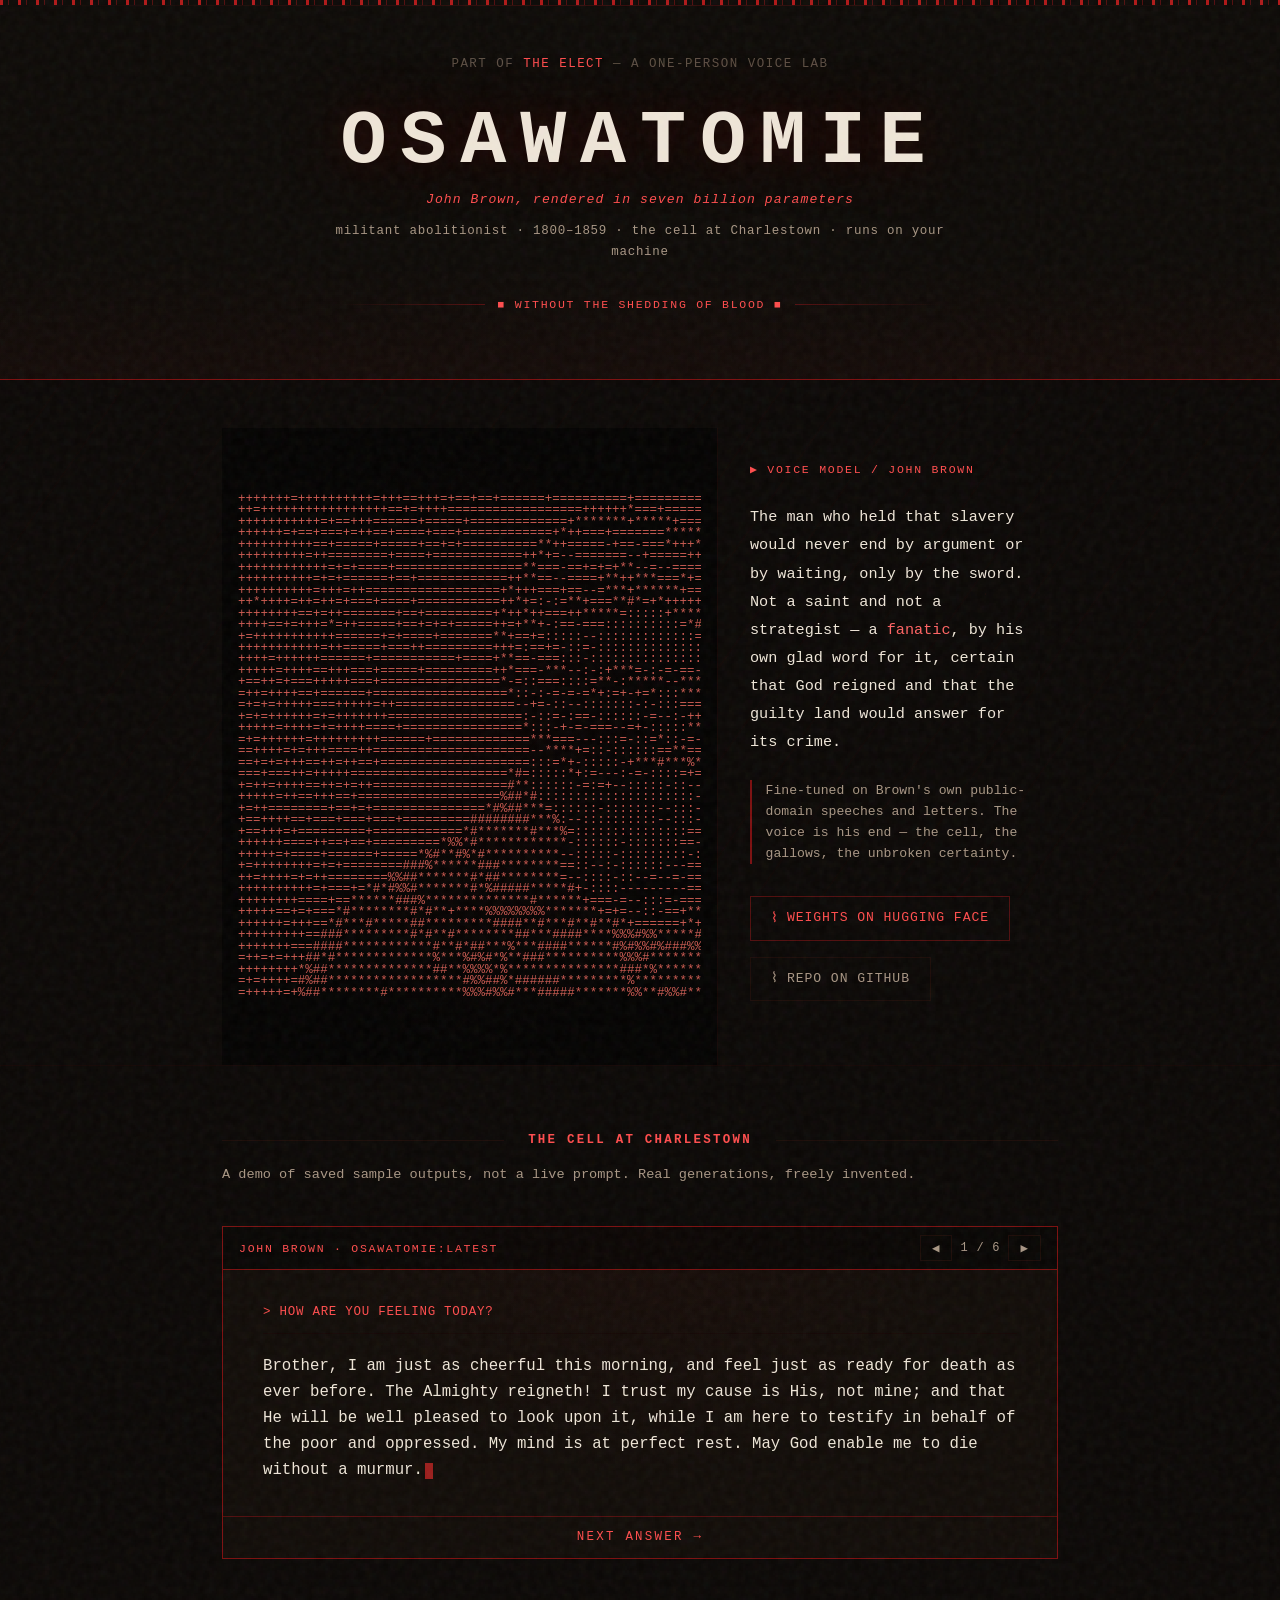
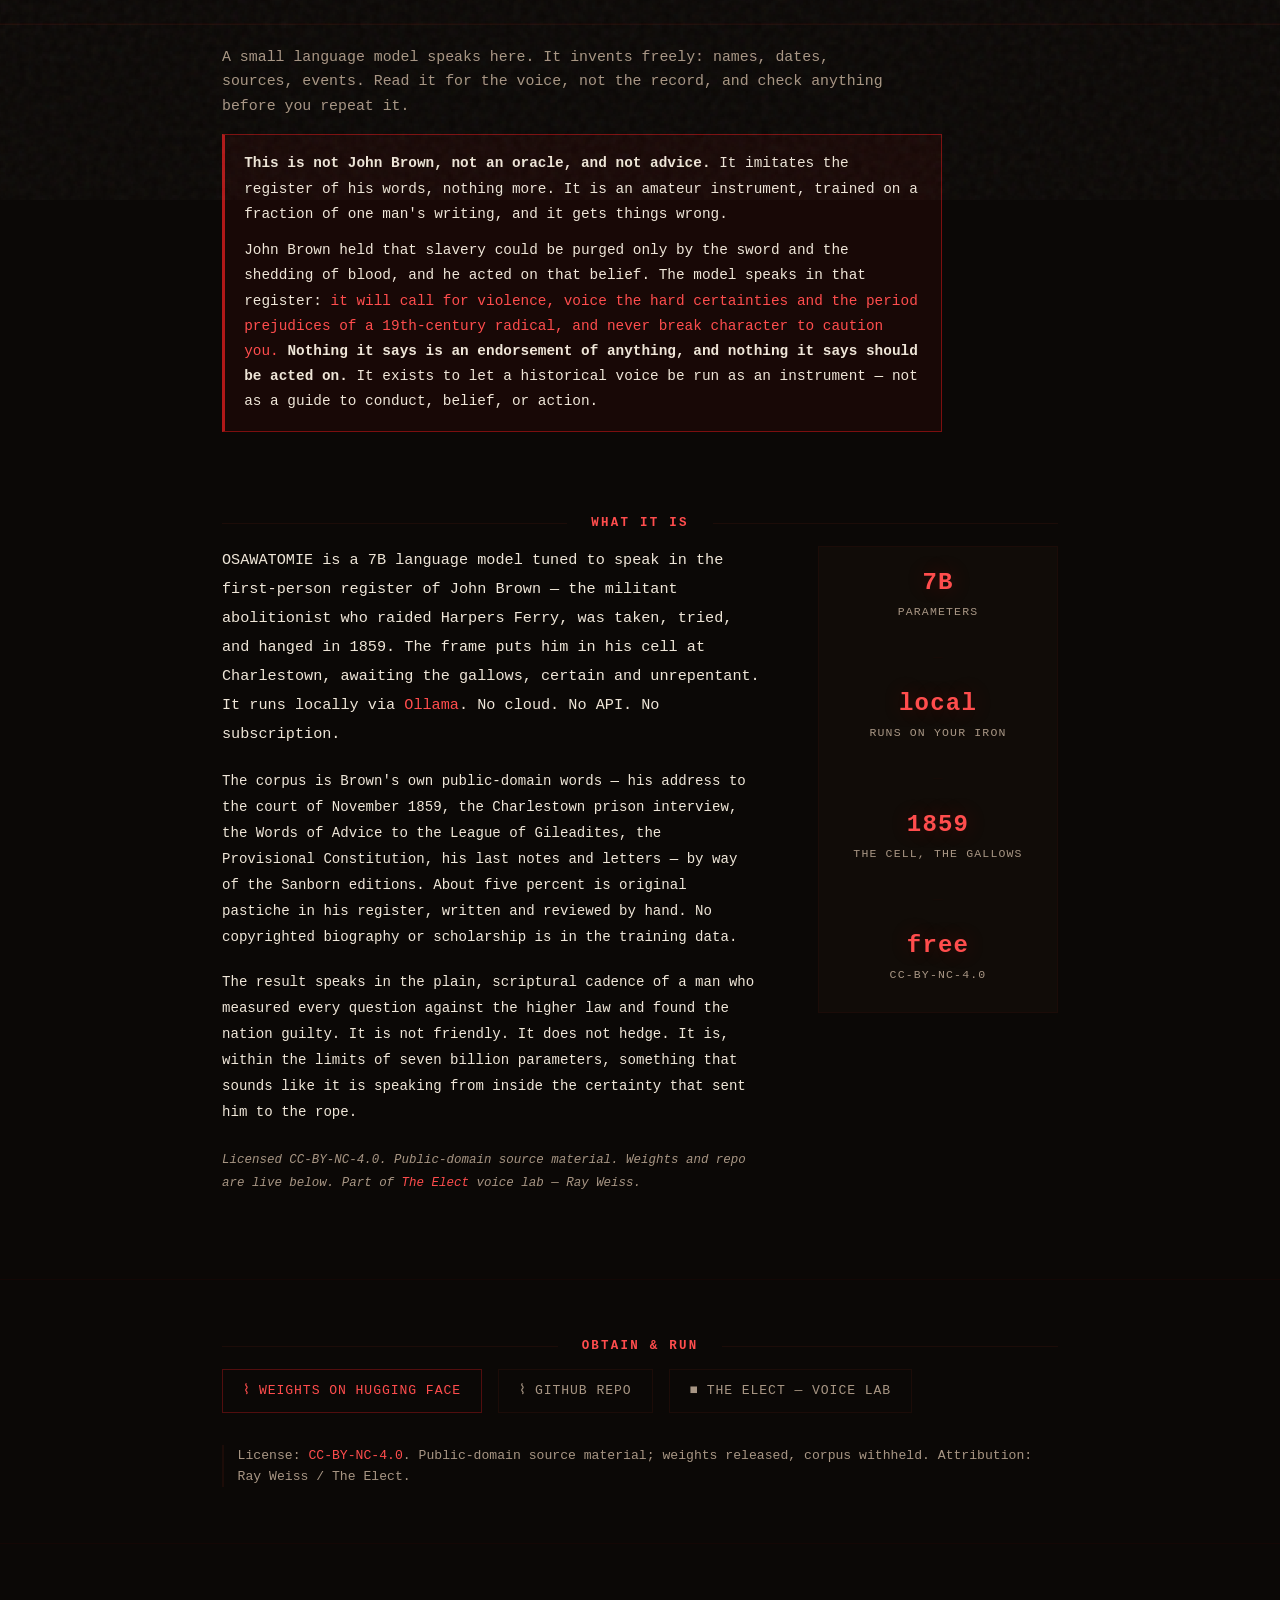
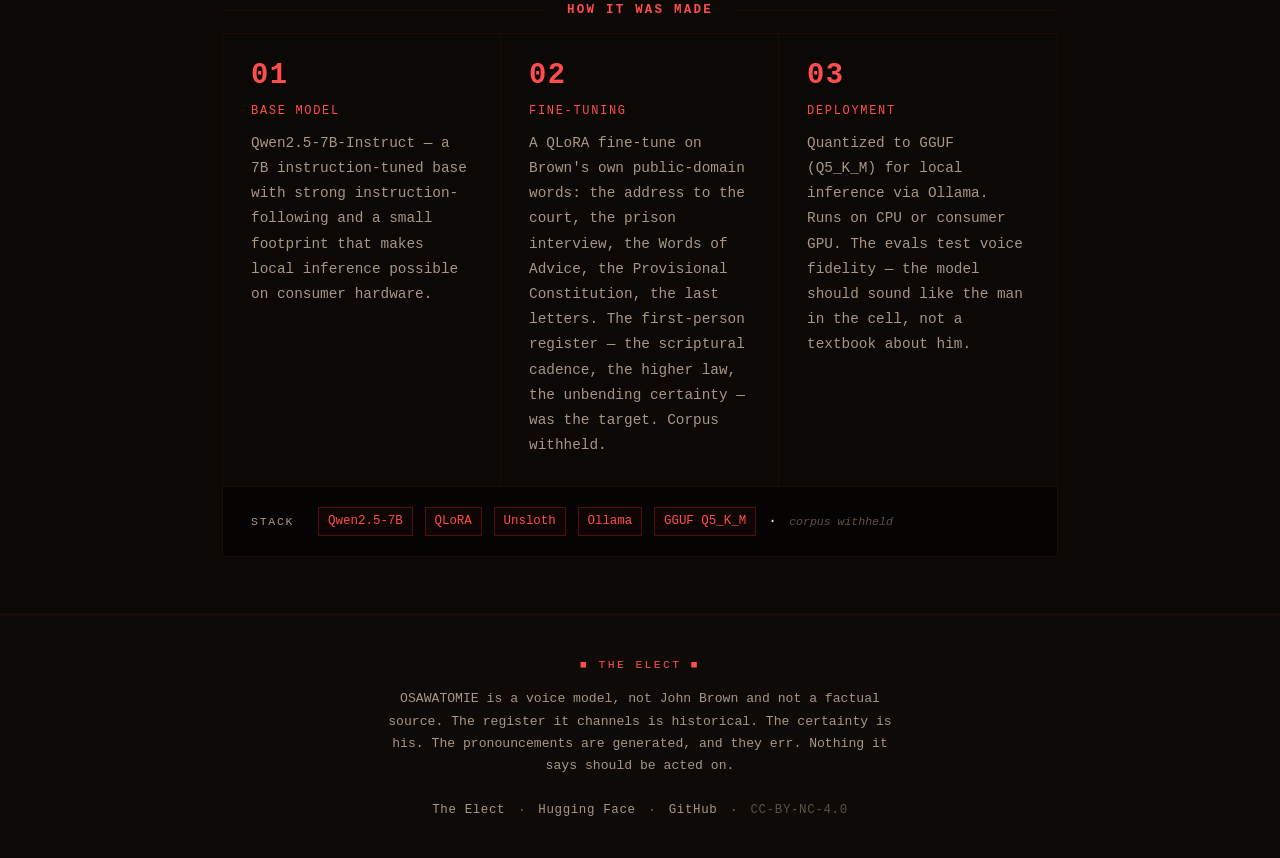
<file: index.html>
<!DOCTYPE html>
<html lang="en">
<head>
<meta charset="UTF-8">
<meta name="viewport" content="width=device-width, initial-scale=1.0">
<title>OSAWATOMIE — John Brown, rendered in seven billion parameters</title>

<link rel="canonical" href="https://lerugray.github.io/osawatomie-7b/">

<!-- Open Graph -->
<meta property="og:type"        content="website">
<meta property="og:url"         content="https://lerugray.github.io/osawatomie-7b/">
<meta property="og:title"       content="OSAWATOMIE">
<meta property="og:description" content="John Brown, the militant abolitionist, rendered in seven billion parameters. A voice model you run on your own machine. Qwen2.5-7B, public-domain speeches and letters. CC-BY-NC-4.0.">
<meta property="og:image" content="https://lerugray.github.io/osawatomie-7b/assets/og-image.png">
<meta property="og:image:secure_url" content="https://lerugray.github.io/osawatomie-7b/assets/og-image.png">
<meta property="og:image:type" content="image/png">
<meta property="og:image:width" content="1200">
<meta property="og:image:height" content="630">
<meta property="og:image:alt" content="OSAWATOMIE — a John Brown register model (7B)">

<!-- Twitter -->
<meta name="twitter:card"        content="summary_large_image">
<meta name="twitter:url"         content="https://lerugray.github.io/osawatomie-7b/">
<meta name="twitter:title"       content="OSAWATOMIE">
<meta name="twitter:description" content="John Brown. 7B parameters. Public-domain speeches and letters. Runs locally via Ollama. The man in the cell at Charlestown.">
<meta name="twitter:image" content="https://lerugray.github.io/osawatomie-7b/assets/og-image.png">

<link rel="stylesheet" href="./styles.css?v=1">
</head>
<body>

<div class="starfield" aria-hidden="true"></div>
<div class="grain" aria-hidden="true"></div>

<!-- ============================================================
     HEADER
     ============================================================ -->
<header class="site-header">
  <div class="void-rule-top" aria-hidden="true"></div>
  <div class="void-rule-thin" aria-hidden="true"></div>

  <div class="header-inner">
    <span class="lab-crumb">
      Part of <a href="https://lerugray.github.io/the-elect/" target="_blank" rel="noopener">The Elect</a> &mdash; a one-person voice lab
    </span>

    <h1 class="persona-title">OSAWATOMIE</h1>

    <span class="persona-epithet">John Brown, rendered in seven billion parameters</span>
    <span class="persona-register">militant abolitionist &middot; 1800&ndash;1859 &middot; the cell at Charlestown &middot; runs on your machine</span>

    <div class="header-void-rule" aria-hidden="true">
      <span class="void-line"></span>
      <span class="void-ornament">&#x25A0; WITHOUT THE SHEDDING OF BLOOD &#x25A0;</span>
      <span class="void-line"></span>
    </div>
  </div>
</header>

<main>

  <!-- ============================================================
       PORTRAIT + CAPTION
       ============================================================ -->
  <section class="portrait-section">
    <div class="container">
      <div class="portrait-grid">

        <div class="portrait-frame" aria-label="ASCII portrait of John Brown">
          <pre class="ascii-portrait" aria-hidden="true" id="asciiPortrait">██▓██▓▓█████▓▓▓▓▓▓▓▓▓▓▓▓▓██▓▓▓▓▓▓▓▓▓▓█▓▓██████████████▓▓██▓██▓▓████▓██▓██████████████████████▓███████
█████▓█▓▓▓███▓█▓▓▓▓▓▓▓▓█▓▓▓▓▓▓▓▓▓█▓▓▓███▓▓▓▓▓▒▓███████████▓▓▓▓█▓▓▓██▓▓▓▓███▓█████████████████████████
█▓▓██▓▓▓▓█▓▓█▓▓▓▓█▓▓▓▓▓▓▓▓▓▓▓▓▓██▓▓▓▓█▓██████████▓▓▓▓▓▓███▓███▓███▓▓█▓▓████▓████████████▓█▓██████████
███▓██▓▓█▓▓▓▓█▓▓▓▓▓▓▓▓▓█▓███▓▓▓▓▓▓██▓███████████▓▒█▓▓███▓▓▓▓▓▓███▓▓█▓▓▓▓█▓▓▓▓█▓███▓███████▓▓█▓▓██████
▓█▓█▓█▓█▓▓█▓▓▓▓▓▓▓▓▓▓▓█▓▓█▓▓█▓▓▓███▓█████▓▒████▓█▓▓▓▓▓█▓▓█▓▓▓▓█▓▓▓▓▓▓▓▓█▓▓▓▓▓▓██▓██████▓█▓█▓█▓███████
▓▓▓██▓▓████▓▓█▓▓▓█▓▓▓▓▓▓▓▓▓▓▓███▓▓▓▓██████████▓▓██▒█▓▒█▓▓▓█▓▓▓▓▓▓▓▓▓▓▓▓▓▓▓▓▓▓▓▓▓██████▓█▓▓▓▓▓█▓██████
▓▓▓█▓██████▓█▓▓█▓▓▓▓▓▓▓▓▓▓█▓█▓██▓▓▓▓████████▓█▓▓██▓▓█▓▓▓▓▓▓▓▓▓▓▓▓▓▓▓▓▓▓▓▓█▓▓▓▓▓▒▓▒█████████▓█████████
▓▓█▓████▓████▓▓▓▓▓▓▓▓▓▓▓▓▓▓▓▓▓█▓▓▓█▓███▒▒░▒▒▓░ ░░   ░██▓█▓█▓▓▓▓▓▓▓▓▓▓▓▓▓▓▓▓█▓▓▒░░▓█████▓███▓▓█▓▓█████
▓▓█▓█▓▓█▓█▓▓▓▓▓▓▓▓▓▓▓▓▓▓▓█▓▓▓▓█▓█▓▓▓██▓▒▒░░░░ ░░░░░░ ▒█▓▓█▓▓▓▓▓▓▓▓▓▓▓▓▓▓▓▓▓▓▓▓▒░ ░█████▓███▓▓▓▓██████
▓▓█▓█████████▓▓▓█▓▓▓▓▓▓▓▓▓▓▓▓▓▓▓▓▓▓▓█▓▒▒░▒░░░░░     ░▓▓▓▓▓▓▓▓▓▓▓▓▓▓▓▓▓▓▓▒▒▒▓██▒▒▒▒████▓█▓▓█▓▓█▓▓█████
██▓▓█████▓▓██▓▓▓▓▓▓▓▓▓▓▓▓▓▓▓▓▓▓▓▓▓▒▒▒▓▒▒▓▒▒░░░░░  ░░░█▒▓▓▓▓▓▓▓▓▓▓▓▓▓▓▓▓▓▓▓▓▓▓▓░▒▒▒▒█████████▓████▓███
▓▓▓▓█▓█▓███▓█▓▓▓▓▓▓▓▓▓▓▓▓▓▓▓▓▓▓▓▓▓▓▒▓▒▒▒▓░▒▓▒▒░▓▓▒▒░░░░▓▓▓▓▓▓▓▓▓▓▓▓▓▓▓▓▓▓▓▓▓▓▒ ▒▒▓▓███▓█▓███▓▓███████
█▓▓▓███████▓▒▓▓▓▓▓▓▓░▓▓▓▓▓▓▓▓▓▓▓▓▓▓▓▒▒▒▒░░▒▒▒░░  ░  ░▒▓▓▓▓▓▓▓▓▓▓▓▓▓▓▓▓▓▓▓▒▒▓▓▒░░░▒▓▓███▓█████▓███████
█▓▓████████▓▓▒▒▓▓▓▓▓▓▓▓▓▓▓▓██▓▓▓▓▓▓▓▓▓▒▒▒▒▒▒▒░ ░ ░ ░ ▓▓▓▓▓▒▓▓▓▓▓▒▓▓▓▓▓▓▓▓▓▓▓▓▒░░▒▓▒▒████▓██▓█▓█▓█████
█▓▓█▓▓████▓▒▒▒▒▒▒▒▓▓▓▓▓▓██▓▓▓▓▓▓▓▓▓▓▓▒▒▒▒▒▒▒▒░░ ░░░░▓▓▓▓▓▓▓▓▓▓▓▓▓▓▓▓▓▓▓▓▓▓▓▓▓▒▒░░░▒▒▓███▓▓█▓▓▓███████
▓▓▓██████▓▓▒▓▒▒▒▒▒▓▓▓▓▓▓▓▓▓▓▓▓▓▓▓▓▓▓▓▓▒▒▒▒▒▒░░░ ▒ ░▓▓▓▓▓▓▓▓▓▓▓▒▒▓▒▓▓▓▓▓▓▓▓▓▓▓▒▒░░░▒▒▓███▓▒██▓▓▓██████
█▓▓█▓▓██▓▓▒▒▓▒░▒▒░▒█▓▓▓█▓█▓▓▓▓▓▓▓▓▓▓██ ▒▒▒▒▒░░░ ░░▒▓▓▓▓▓▓▓▓▓▒▓▓▓▓▓▒▓▓▓▓▓▓▓▓▓▓▒▒░░░▒▒▒▒██▓▓▓█▓▓███████
▓▓▓▓██▓▓▓▒▒▒▓▒▒▒▒░▒▓▓▓▓▓▓▓▓▓▓▓▓▓▓▓▒████  ▒▒▒░░░░▓ █▓▓▓▓▓▓▓▓▓▓▒▓▓▓▓▓▓▓▓▓▓▓▓▓▓▓▒▒▒░░▒░░▓█▓██▓▓▓▓█▓████▓
▓▓▓▓████▓▒▓▒▒▒▒▒▒░▒▓▓▓▓▒▓▓▓▓▓▓▓▓████▓████  ▒░░▓ ▓▓██▓▓▓▓▓▓▓▓▓▓▓▓▓▓▓▓▓▓▓▓▓▓▓▓▓▒░░▒▒░░▒▒▒▓█▓█▓▓▓██████▓
▓▓▓▓▓▓▓▓▓▒▒▒▒▒▒▒▒░░▓▓▒░▒▓▓▓▓▒███████▒░░██▓████▓▓▓▒███▓▓▓▓▓▓▓▓▓▓▓▒▓▓▓▓▓▓▓▓▓▓▓▓▒░░▒▒▒▒▒▒▒▓█▓███▓█▓█████
▓▓▓▓▓██▓▓▒▒▒▒▒▒▒▒░▒▒░░░▓▓█████████▓█▒▒█▓▓██▓▒▓▓▓▓▓▓████▓█▓▓▒▓▓▓▓▓▒▓▓▓▓▓▓▓▓▓▓▓▒░░░▒▒▒░▓▒███▓▓█████████
█▓█▓█▓▓▓▓▒▒▒▒▒▒▒▓▒░░░░████▓██████▓▓█▓▓░░    ░░░░░▒▓▓▓█▓█▓███▓▓▓▓▓▓▓▓▓▓▓▓▓▓▓▓▓▒░▒░▓▒▓▒▒▒▓███████▓█████
▓▓▓▓█▓▓▓▓▓▒▒▒▒▒▒▒░░░▒█████▓█▓▓█▓█▓▓▓█▓    ░   ░  ░█▓██▓▓▓█▓███▓▓▓▓▓▓▓▓▓▓▓▓▓▓▓▒░░░▒▓▒▓▒▒▓██▓▓▓████████
▓▓▓▓█▓▓▓▓▓▒▒▒▒▒▒░░░██████▓█▓▓███▓▓▓██▓░    ░░░    ▓▓▓▓██▓███████▓▓▓▓▒▓▓▓▓▓▓▓▒▒░▒░▒▓▓▓▓█▓▒██▓▓▓██████▓
█▓▓▓▓█▒▒▓▓▒▒▒▒▒▒▒▓████▓▓████▓███▓▓▓███░░    ░░    ▒▓▓▓█▓████████▒▓▓▓▓▓▓▓▓▓▓▓▒▒░▒▒▒▓█▓▓▓█▓██▓▓▓███████
█▓▓▓██▓▒▓▓▒▒▒▒▒▒▒▒████▓███████▓█▓▓███▓▓░      ░   ░▓▓▓█▓▓██████▓█▓▓▓▓▓▓▓▓▓▓▓▒▒░░▒▓▓▓███▓▓██▓▓▓▓▓█████
█▓▓▓███▒▓▓▓▒▒▒▓░░▓▓▓███▓███▓█████▓█████░     ░    ▒▓▓▓▓███▓██████▓▓▓▓▓▓▓▓▓▓▓▒░▒▒▒▓▓███▓█▓███████████▓
██▒▓██▓▒▒▓██████▓███▓▓███████████▓▓█████░        ░▒▓▓▓▓██▓▓██████▓▓▓▓▓▓▓▓▓▓▓▒░▒▒░▒▒█████▓▓██▓█▓█████▓
██▓▓██▒▓▓███▓█▓███▓▓▓▓▓▓▓████████▓██▓██▓▓        ▒▓▓▓▓▓██▓▓████▓█▓▓▓▓▓▓▓▓▓▓▓▒▒▒░▓▓▒█████▓▓██████████▓
███▓██▓██▓████▓██████▓█▓███████▓▓▓████▓█▓░      ░▓▓▓▓▓▓▓▓█▓██████▒▓▓▓▒▓▓▓▓▓▓▒▒░▒▓▓▒██████▓▓██▓███████
███▓▓███████▓▓██▓███▓████▒████▓█▓█▒█▓▓▓██▒    ░░▒░▓▓▓▓▓██▓██▓████▒▓▓▓▒▓▓▓▓▓▓▒▒▒░▒▒▓████▓█▓▓▓▓█▓█████▓
▓██▓█▓▓█▓█████████▓███▓██▒███▓█▓█▓▓███▓███▓    ░▓▓▓▓▓▓▓███▓▓████▓▓▓▓▓▓▓▓▓▓▓▓▒▒▒▒▒▓▓████▓█▓▒▓██▓█████▓
█▓██████████▓████▓▓▓█▓█████████▓▓▓▓██▓█████░░░░▓▓▓▓▓▓▓▓███▓██▓███▒▓▓▓▓▓▓▓▓▓▓▒░▒░▒▓▓████▓▓▓▓▓▒███████▓
████████████▓█▓▓█████▓███▓██████▓▒████▓█▓██▓░░▓░▓▓█▓▓▓███▓▓▓▓█████▓▓▒▓▓▓▓▓▓▓▓▒▒░░▓▓█▓▓▒▒▓▓▓▓▒▓▓█████▓</pre>
        </div>

        <div class="portrait-caption">
          <span class="caption-tag">&#9654; VOICE MODEL / JOHN BROWN</span>
          <p class="caption-lead">
            The man who held that slavery would never end by argument or by waiting,
            only by the sword. Not a saint and not a strategist &mdash; a
            <em>fanatic</em>, by his own glad word for it, certain that God reigned
            and that the guilty land would answer for its crime.
          </p>
          <p class="caption-meta">
            Fine-tuned on Brown's own public-domain speeches and letters.
            The voice is his end &mdash; the cell, the gallows, the unbroken certainty.
          </p>
          <div class="link-grid" style="margin-top:0.5rem;">
            <a href="https://huggingface.co/lerugray/osawatomie-7b" class="link-btn" target="_blank" rel="noopener">
              <span class="link-icon">&#8967;</span> Weights on Hugging Face
            </a>
            <a href="https://github.com/lerugray/osawatomie-7b" class="link-btn secondary" target="_blank" rel="noopener">
              <span class="link-icon">&#8967;</span> Repo on GitHub
            </a>
          </div>
        </div>

      </div>
    </div>
  </section>

  <!-- ============================================================
       THE CELL — terminal hero
       ============================================================ -->
  <section class="oracle-section">
    <div class="container">
      <h2 class="section-heading">
        <span class="heading-rule"></span>
        <span>THE CELL AT CHARLESTOWN</span>
        <span class="heading-rule"></span>
      </h2>
      <p class="section-sub">A demo of saved sample outputs, not a live prompt. Real generations, freely invented.</p>

      <div class="oracle-terminal" id="oracleTerminal">
        <div class="terminal-bar">
          <span class="terminal-label">JOHN BROWN &middot; osawatomie:latest</span>
          <div class="terminal-nav">
            <button class="nav-btn" id="prevBtn" aria-label="Previous answer">&#9664;</button>
            <span class="oracle-counter" id="oracleCounter">1 / 6</span>
            <button class="nav-btn" id="nextBtn" aria-label="Next answer">&#9654;</button>
          </div>
        </div>
        <div class="oracle-body">
          <div class="oracle-prompt" id="oraclePrompt">
            How are you feeling today?
          </div>
          <div class="oracle-text" id="oracleText">
            Brother, I am just as cheerful this morning, and feel just as ready for death as ever before. The Almighty reigneth! I trust my cause is His, not mine; and that He will be well pleased to look upon it, while I am here to testify in behalf of the poor and oppressed. My mind is at perfect rest. May God enable me to die without a murmur.<span class="oracle-cursor" aria-hidden="true"></span>
          </div>
        </div>
        <button class="oracle-advance" id="advanceBtn">NEXT ANSWER &rarr;</button>
      </div>
    </div>
  </section>

  <!-- DISCLAIMER -->
  <div class="accuracy-note">
    <div class="container">
      <p class="accuracy-note-text">A small language model speaks here. It invents freely: names, dates, sources, events. Read it for the voice, not the record, and check anything before you repeat it.</p>
      <div class="persona-disclaimer">
        <p><strong>This is not John Brown, not an oracle, and not advice.</strong> It imitates the register of his words, nothing more. It is an amateur instrument, trained on a fraction of one man's writing, and it gets things wrong.</p>
        <p>John Brown held that slavery could be purged only by the sword and the shedding of blood, and he acted on that belief. The model speaks in that register: <span class="warn">it will call for violence, voice the hard certainties and the period prejudices of a 19th-century radical, and never break character to caution you.</span> <strong>Nothing it says is an endorsement of anything, and nothing it says should be acted on.</strong> It exists to let a historical voice be run as an instrument &mdash; not as a guide to conduct, belief, or action.</p>
      </div>
    </div>
  </div>

  <!-- ============================================================
       ABOUT
       ============================================================ -->
  <section class="about-section">
    <div class="container">
      <h2 class="section-heading">
        <span class="heading-rule"></span>
        <span>WHAT IT IS</span>
        <span class="heading-rule"></span>
      </h2>

      <div class="about-grid">
        <div class="about-body">
          <p class="lead">
            OSAWATOMIE is a 7B language model tuned to speak in the first-person
            register of John Brown &mdash; the militant abolitionist who raided
            Harpers Ferry, was taken, tried, and hanged in 1859. The frame puts him
            in his cell at Charlestown, awaiting the gallows, certain and unrepentant.
            It runs locally via <a href="https://ollama.com" target="_blank" rel="noopener">Ollama</a>.
            No cloud. No API. No subscription.
          </p>
          <p>
            The corpus is Brown's own public-domain words &mdash; his address to the
            court of November 1859, the Charlestown prison interview, the Words of
            Advice to the League of Gileadites, the Provisional Constitution, his
            last notes and letters &mdash; by way of the Sanborn editions. About
            five percent is original pastiche in his register, written and reviewed
            by hand. No copyrighted biography or scholarship is in the training data.
          </p>
          <p>
            The result speaks in the plain, scriptural cadence of a man who measured
            every question against the higher law and found the nation guilty. It is
            not friendly. It does not hedge. It is, within the limits of seven billion
            parameters, something that sounds like it is speaking from inside the
            certainty that sent him to the rope.
          </p>
          <p class="about-footnote">
            Licensed <code>CC-BY-NC-4.0</code>. Public-domain source material.
            Weights and repo are live below. Part of
            <a href="https://lerugray.github.io/the-elect/" target="_blank" rel="noopener">The Elect</a> voice lab
            &mdash; Ray Weiss.
          </p>
        </div>

        <div class="about-stats">
          <div class="stat-item">
            <span class="stat-num">7B</span>
            <span class="stat-label">parameters</span>
          </div>
          <div class="stat-divider" aria-hidden="true">&mdash;</div>
          <div class="stat-item">
            <span class="stat-num">local</span>
            <span class="stat-label">runs on your iron</span>
          </div>
          <div class="stat-divider" aria-hidden="true">&mdash;</div>
          <div class="stat-item">
            <span class="stat-num">1859</span>
            <span class="stat-label">the cell, the gallows</span>
          </div>
          <div class="stat-divider" aria-hidden="true">&mdash;</div>
          <div class="stat-item">
            <span class="stat-num">free</span>
            <span class="stat-label">CC-BY-NC-4.0</span>
          </div>
        </div>
      </div>
    </div>
  </section>

  <!-- ============================================================
       LINKS
       ============================================================ -->
  <section class="links-section">
    <div class="container">
      <h2 class="section-heading">
        <span class="heading-rule"></span>
        <span>OBTAIN &amp; RUN</span>
        <span class="heading-rule"></span>
      </h2>

      <div class="link-grid">
        <a href="https://huggingface.co/lerugray/osawatomie-7b" class="link-btn" target="_blank" rel="noopener">
          <span class="link-icon">&#8967;</span> Weights on Hugging Face
        </a>
        <a href="https://github.com/lerugray/osawatomie-7b" class="link-btn secondary" target="_blank" rel="noopener">
          <span class="link-icon">&#8967;</span> GitHub repo
        </a>
        <a href="https://lerugray.github.io/the-elect/" class="link-btn elect" target="_blank" rel="noopener">
          <span class="link-icon">&#x25A0;</span> The Elect &mdash; voice lab
        </a>
      </div>

      <p class="license-note">
        License: <code>CC-BY-NC-4.0</code>. Public-domain source material; weights released, corpus withheld.
        Attribution: Ray Weiss / The Elect.
      </p>
    </div>
  </section>

  <!-- ============================================================
       METHOD
       ============================================================ -->
  <section class="method-section">
    <div class="container">
      <h2 class="section-heading">
        <span class="heading-rule"></span>
        <span>HOW IT WAS MADE</span>
        <span class="heading-rule"></span>
      </h2>

      <div class="method-inner">
        <div class="method-rows">
          <div class="method-step">
            <div class="step-num">01</div>
            <div class="step-title">BASE MODEL</div>
            <p>Qwen2.5-7B-Instruct &mdash; a 7B instruction-tuned base with strong
            instruction-following and a small footprint that makes local inference
            possible on consumer hardware.</p>
          </div>
          <div class="method-step">
            <div class="step-num">02</div>
            <div class="step-title">FINE-TUNING</div>
            <p>A QLoRA fine-tune on Brown's own public-domain words: the address to
            the court, the prison interview, the Words of Advice, the Provisional
            Constitution, the last letters. The first-person register &mdash; the
            scriptural cadence, the higher law, the unbending certainty &mdash; was
            the target. Corpus withheld.</p>
          </div>
          <div class="method-step">
            <div class="step-num">03</div>
            <div class="step-title">DEPLOYMENT</div>
            <p>Quantized to GGUF (Q5_K_M) for local inference via Ollama. Runs on CPU
            or consumer GPU. The evals test voice fidelity &mdash; the model should
            sound like the man in the cell, not a textbook about him.</p>
          </div>
        </div>
        <div class="method-stack">
          <span class="stack-label">Stack</span>
          <div class="stack-items">
            <span class="stack-item">Qwen2.5-7B</span>
            <span class="stack-item">QLoRA</span>
            <span class="stack-item">Unsloth</span>
            <span class="stack-item">Ollama</span>
            <span class="stack-item">GGUF Q5_K_M</span>
            <span class="stack-sep">&middot;</span>
            <span class="stack-withheld">corpus withheld</span>
          </div>
        </div>
      </div>
    </div>
  </section>

</main>

<!-- ============================================================
     FOOTER
     ============================================================ -->
<footer class="site-footer">
  <div class="container">
    <div class="footer-inner">
      <div class="footer-sigil">&#x25A0; THE ELECT &#x25A0;</div>
      <p class="footer-note">
        OSAWATOMIE is a voice model, not John Brown and not a factual source. The
        register it channels is historical. The certainty is his. The pronouncements
        are generated, and they err. Nothing it says should be acted on.
      </p>
      <div class="footer-links">
        <a href="https://lerugray.github.io/the-elect/" class="footer-link" target="_blank" rel="noopener">The Elect</a>
        <span class="footer-sep">&middot;</span>
        <a href="https://huggingface.co/lerugray/osawatomie-7b" class="footer-link" target="_blank" rel="noopener">Hugging Face</a>
        <span class="footer-sep">&middot;</span>
        <a href="https://github.com/lerugray/osawatomie-7b" class="footer-link" target="_blank" rel="noopener">GitHub</a>
        <span class="footer-sep">&middot;</span>
        <span class="footer-link" style="color:var(--text-muted)">CC-BY-NC-4.0</span>
      </div>
    </div>
  </div>
</footer>

<script>
// ============================================================
// Answer player
// Loads from assets/samples.json; falls back to 2 inline
// entries if fetch fails (offline / file:// / no server)
// ============================================================

const INLINE_ORACLES = [
  {
    prompt: "How are you feeling today?",
    text: "Brother, I am just as cheerful this morning, and feel just as ready for death as ever before. The Almighty reigneth! I trust my cause is His, not mine; and that He will be well pleased to look upon it, while I am here to testify in behalf of the poor and oppressed. My mind is at perfect rest. May God enable me to die without a murmur."
  },
  {
    prompt: "They call you a fanatic. Answer them.",
    text: "A fanatic! I thank God for that glorious appellation. A mere political fanatic, it seems to me, must be quite as foolish and as silly as a mere religious fanatic. I am both a political and a religious fanatic. I can't help it. My life has been one continued effort in this direction; and if there is anything of truth or of value left on earth, it will come from that source and not from any other. Men who do nothing at all for mankind are the only ones who can calmly sneer at those who do their little duties as best they know how."
  }
];

let oracles = [...INLINE_ORACLES];
let currentIndex = 0;

const promptEl  = document.getElementById('oraclePrompt');
const textEl    = document.getElementById('oracleText');
const counterEl = document.getElementById('oracleCounter');
const prevBtn   = document.getElementById('prevBtn');
const nextBtn   = document.getElementById('nextBtn');
const advanceBtn = document.getElementById('advanceBtn');

function updateCounter() {
  counterEl.textContent = (currentIndex + 1) + ' / ' + oracles.length;
}

function escapeHtml(str) {
  return str
    .replace(/&/g, '&amp;')
    .replace(/</g, '&lt;')
    .replace(/>/g, '&gt;')
    .replace(/"/g, '&quot;');
}

function showOracle(idx) {
  var o = oracles[idx];
  textEl.classList.add('fading');
  setTimeout(function() {
    promptEl.textContent = o.prompt;
    textEl.innerHTML = escapeHtml(o.text) +
      '<span class="oracle-cursor" aria-hidden="true"></span>';
    textEl.classList.remove('fading');
    updateCounter();
  }, 240);
}

prevBtn.addEventListener('click', function() {
  currentIndex = (currentIndex - 1 + oracles.length) % oracles.length;
  showOracle(currentIndex);
});

nextBtn.addEventListener('click', function() {
  currentIndex = (currentIndex + 1) % oracles.length;
  showOracle(currentIndex);
});

advanceBtn.addEventListener('click', function() {
  currentIndex = (currentIndex + 1) % oracles.length;
  showOracle(currentIndex);
});

document.addEventListener('keydown', function(e) {
  if (e.key === 'ArrowRight') nextBtn.click();
  if (e.key === 'ArrowLeft')  prevBtn.click();
});

// Load full sample set from JSON
fetch('./assets/samples.json')
  .then(function(r) { return r.json(); })
  .then(function(data) {
    if (Array.isArray(data) && data.length > 0) {
      var valid = data.filter(function(d) {
        return d && d.text && d.text.trim().length > 0 &&
               d.text.indexOf('[ERR]') === -1;
      });
      if (valid.length > 0) {
        oracles = valid;
        currentIndex = 0;
        showOracle(0);
        updateCounter();
      }
    }
  })
  .catch(function() { /* offline / file:// — use inline fallback silently */ });

// Init
updateCounter();

// ============================================================
// ASCII portrait — load from assets file
// ============================================================
fetch('./assets/john-brown-ascii.txt')
  .then(function(r) { return r.text(); })
  .then(function(txt) {
    document.getElementById('asciiPortrait').textContent = txt;
  })
  .catch(function() {
    /* offline / file:// — keep the inline portrait already in the <pre> */
  });

</script>

</body>
</html>
</file>
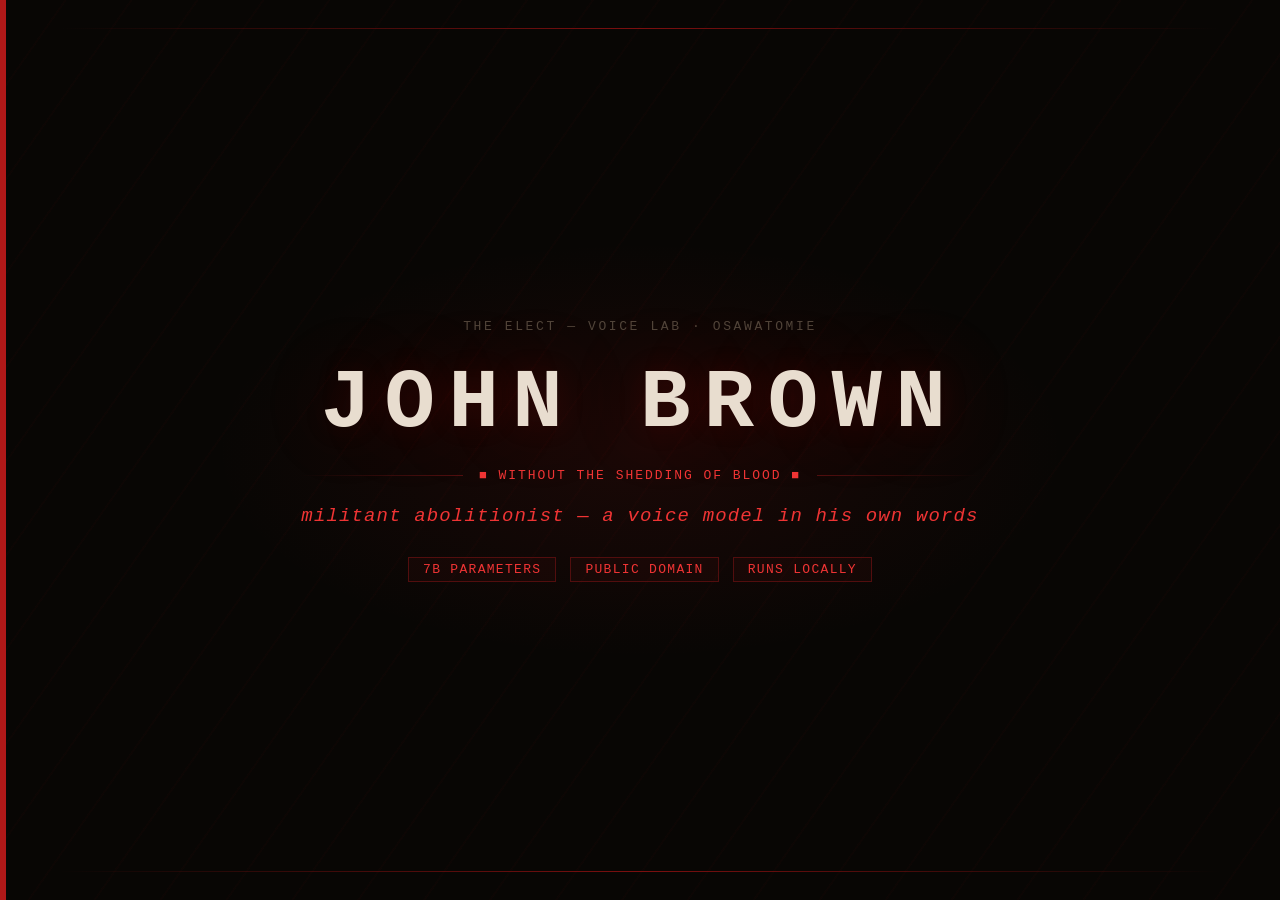
<file: assets/og-card.html>
<!DOCTYPE html>
<html lang="en">
<head>
<meta charset="UTF-8">
<meta name="viewport" content="width=1200">
<style>
  * { box-sizing: border-box; margin: 0; padding: 0; }
  html, body {
    width: 1200px;
    height: 630px;
    overflow: hidden;
    background: #080604;
    font-family: 'Courier New', 'Lucida Console', monospace;
  }

  /* Gallows-rope diagonal grain — faint, matches the page's starfield */
  .stripes {
    position: absolute;
    inset: 0;
    background:
      repeating-linear-gradient(
        -55deg,
        transparent 0px,
        transparent 52px,
        rgba(150, 12, 12, 0.030) 52px,
        rgba(150, 12, 12, 0.030) 54px
      );
  }

  /* Crimson glow behind name */
  .glow-blob {
    position: absolute;
    top: 50%;
    left: 50%;
    transform: translate(-50%, -50%);
    width: 860px;
    height: 420px;
    background: radial-gradient(ellipse, rgba(190, 26, 26, 0.10) 0%, transparent 70%);
    pointer-events: none;
  }

  .card {
    position: absolute;
    inset: 0;
    display: flex;
    flex-direction: column;
    align-items: center;
    justify-content: center;
    padding: 60px 80px;
  }

  /* Top broadsheet rule */
  .card::before {
    content: '';
    position: absolute;
    top: 28px; left: 60px; right: 60px;
    height: 1px;
    background: linear-gradient(90deg, transparent, #7c0f0f, transparent);
  }

  /* Bottom broadsheet rule */
  .card::after {
    content: '';
    position: absolute;
    bottom: 28px; left: 60px; right: 60px;
    height: 1px;
    background: linear-gradient(90deg, transparent, #7c0f0f, transparent);
  }

  /* Crimson accent bar (iron edge) */
  .red-bar {
    position: absolute;
    left: 0; top: 0; bottom: 0;
    width: 6px;
    background: #b01818;
  }

  .lab-tag {
    font-size: 13px;
    letter-spacing: 0.2em;
    color: #51453a;
    text-transform: uppercase;
    margin-bottom: 28px;
  }

  .name {
    font-size: 84px;
    font-weight: 700;
    letter-spacing: 0.16em;
    color: #e8ddcf;            /* warm bone/cream — old paper */
    line-height: 1;
    margin-bottom: 22px;
    text-shadow:
      0 0 80px rgba(190, 26, 26, 0.24),
      0 0 30px rgba(190, 26, 26, 0.12);
  }

  .divider {
    display: flex;
    align-items: center;
    gap: 16px;
    width: 680px;
    margin-bottom: 22px;
  }

  .div-line {
    flex: 1;
    height: 1px;
    background: linear-gradient(90deg, transparent, #520e0e);
  }

  .div-line:last-child {
    background: linear-gradient(90deg, #520e0e, transparent);
  }

  .div-mark {
    color: #ef3434;
    font-size: 13px;
    letter-spacing: 0.15em;
    white-space: nowrap;
  }

  .epithet {
    font-size: 19px;
    color: #ef3434;
    letter-spacing: 0.06em;
    font-style: italic;
    margin-bottom: 30px;
    text-align: center;
  }

  .tags {
    display: flex;
    gap: 14px;
  }

  .tag {
    font-size: 13px;
    color: #ef3434;
    border: 1px solid #520e0e;
    padding: 4px 14px;
    letter-spacing: 0.1em;
    text-transform: uppercase;
    background: rgba(190, 26, 26, 0.05);
  }
</style>
</head>
<body>
  <div class="stripes"></div>
  <div class="red-bar"></div>
  <div class="glow-blob"></div>
  <div class="card">
    <div class="lab-tag">The Elect &mdash; Voice Lab &middot; Osawatomie</div>
    <div class="name">JOHN BROWN</div>
    <div class="divider">
      <span class="div-line"></span>
      <span class="div-mark">&#x25A0; WITHOUT THE SHEDDING OF BLOOD &#x25A0;</span>
      <span class="div-line"></span>
    </div>
    <div class="epithet">militant abolitionist &mdash; a voice model in his own words</div>
    <div class="tags">
      <span class="tag">7B parameters</span>
      <span class="tag">Public domain</span>
      <span class="tag">Runs locally</span>
    </div>
  </div>
</body>
</html>
</file>
<file: styles.css>
/* ============================================================
   OSAWATOMIE — John Brown voice model landing page
   House base: The Elect terminal-grimoire aesthetic
   Persona register: abolitionist preacher, the higher law, the sword
   Accent: blood-crimson + bone/cream on near-black iron
   DISTINCT from the other Elect reds; same grimoire family
   ============================================================ */

:root {
  /* ── House base (inherited from The Elect) ── */
  --bg:          #0b0806;   /* lifted off pure-black so dim text & the
                               crimson accents read instead of vibrating */
  --bg-card:     #110c08;
  --bg-header:   #0d0a07;
  --text:        #efe6d8;   /* warm bone/cream — old paper, brightened */
  --text-dim:    #a89684;   /* lifted: disclaimer / caption-meta / about
                               body now read clearly (was #8a7c6c ≈5:1) */
  --text-muted:  #5e5044;
  --border:      #1c0c08;
  --border-dim:  #140705;
  --font-mono:   'Courier New', 'Lucida Console', 'DejaVu Sans Mono', monospace;

  /* ── Osawatomie/Brown: blood-crimson — austere, iron-edged ── */
  --void:        #000000;
  --red:         #d62525;          /* peak crimson */
  --red-mid:     #b01818;          /* main accent (borders/surfaces) */
  --red-dim:     #7c0f0f;          /* border / dim accent (NON-text) */
  --red-ember:   #520e0e;          /* very dark red surface (NON-text) */
  --red-glow:    rgba(190, 26, 26, 0.12);
  --red-faint:   rgba(190, 26, 26, 0.05);
  /* ── Legible red TEXT — brightened crimson, WCAG AA on the dark bg.
     The dim/ember/mid reds above stay for borders & surfaces; red TEXT
     uses these so labels/links/headings clear 4.5:1 (3:1 large) and stop
     vibrating on near-black. Still clearly red — not pink, not orange. ── */
  --red-text:    #ff4d4d;          /* brightened crimson — labels/links/headings
                                      clear ~6:1 on bg, clearly red not pink */
  --red-text-hi: #ff6363;          /* peak/hover lift */
  --portrait-tint: #de6258;        /* lifted so the dense block portrait reads
                                      as a face, not a dim smear */
}

/* ── RESET ── */
*, *::before, *::after { box-sizing: border-box; margin: 0; padding: 0; }
html { scroll-behavior: smooth; font-size: 16px; }

body {
  background-color: var(--bg);
  color: var(--text);
  font-family: var(--font-mono);
  font-size: 0.95rem;
  line-height: 1.7;
  position: relative;
  overflow-x: hidden;
  min-height: 100vh;
}

/* ── TEXTURE LAYERS ── */

/* Film grain / static */
.grain {
  position: fixed;
  inset: -200%;
  z-index: 999;
  pointer-events: none;
  width: 400%; height: 400%;
  opacity: 0.055;
  background-image: url("data:image/svg+xml,%3Csvg viewBox='0 0 512 512' xmlns='http://www.w3.org/2000/svg'%3E%3Cfilter id='noise'%3E%3CfeTurbulence type='fractalNoise' baseFrequency='0.85' numOctaves='4' stitchTiles='stitch'/%3E%3C/filter%3E%3Crect width='100%25' height='100%25' filter='url(%23noise)'/%3E%3C/svg%3E");
  animation: grain 0.5s steps(1) infinite;
}

@keyframes grain {
  0%   { transform: translate(0,0); }
  10%  { transform: translate(-3%,-4%); }
  20%  { transform: translate(-6%,2%); }
  30%  { transform: translate(3%,-1%); }
  40%  { transform: translate(-1%,6%); }
  50%  { transform: translate(-5%,1%); }
  60%  { transform: translate(2%,4%); }
  70%  { transform: translate(-4%,-2%); }
  80%  { transform: translate(4%,-3%); }
  90%  { transform: translate(1%,5%); }
  100% { transform: translate(-2%,-5%); }
}

/* Faint diagonal field — gallows-rope grain, barely visible */
.starfield {
  position: fixed;
  inset: 0;
  z-index: 0;
  pointer-events: none;
  background:
    repeating-linear-gradient(
      -55deg,
      transparent 0px,
      transparent 52px,
      rgba(150, 12, 12, 0.025) 52px,
      rgba(150, 12, 12, 0.025) 54px
    ),
    radial-gradient(1px 1px at 12% 18%, rgba(190,26,26,0.20) 0%, transparent 100%),
    radial-gradient(1px 1px at 35% 8%,  rgba(232,221,207,0.12) 0%, transparent 100%),
    radial-gradient(1px 1px at 67% 22%, rgba(190,26,26,0.12) 0%, transparent 100%),
    radial-gradient(1px 1px at 82% 5%,  rgba(232,221,207,0.15) 0%, transparent 100%),
    radial-gradient(1px 1px at 9%  44%, rgba(190,26,26,0.10) 0%, transparent 100%),
    radial-gradient(1px 1px at 91% 38%, rgba(232,221,207,0.10) 0%, transparent 100%),
    radial-gradient(1px 1px at 48% 60%, rgba(190,26,26,0.08) 0%, transparent 100%),
    radial-gradient(1px 1px at 24% 72%, rgba(232,221,207,0.10) 0%, transparent 100%),
    radial-gradient(1px 1px at 77% 66%, rgba(190,26,26,0.12) 0%, transparent 100%);
}

/* ── LAYOUT ── */
.container {
  max-width: 900px;
  margin: 0 auto;
  padding: 0 2rem;
  position: relative;
  z-index: 1;
}

/* ============================================================
   HEADER — broadsheet treatment
   ============================================================ */

.site-header {
  background: var(--bg-header);
  border-bottom: 1px solid var(--red-dim);
  padding: 0 0 2.5rem;
  text-align: center;
  position: relative;
  overflow: hidden;
  z-index: 1;
}

/* Red glow at base of header */
.site-header::after {
  content: '';
  position: absolute;
  bottom: -1px; left: 0; right: 0;
  height: 120px;
  background: linear-gradient(to top, rgba(190,26,26,0.04), transparent);
  pointer-events: none;
}

/* Top rule — thick+thin broadsheet pattern */
.void-rule-top {
  width: 100%;
  height: 5px;
  background:
    repeating-linear-gradient(
      90deg,
      var(--red-mid) 0px, var(--red-mid) 3px,
      transparent 3px, transparent 8px,
      var(--red-ember) 8px, var(--red-ember) 9px,
      transparent 9px, transparent 18px
    );
  margin-bottom: 0;
}

.void-rule-thin {
  width: 100%;
  height: 1px;
  background: linear-gradient(90deg, transparent, var(--red-ember), transparent);
  margin-bottom: 3rem;
  opacity: 0.6;
}

.header-inner {
  max-width: 700px;
  margin: 0 auto 1.5rem;
  padding: 0 2rem;
}

.lab-crumb {
  display: block;
  font-size: 0.78rem;
  letter-spacing: 0.12em;
  color: var(--text-muted);
  text-transform: uppercase;
  margin-bottom: 1.8rem;
}

.lab-crumb a {
  color: var(--red-text);
  text-decoration: none;
  transition: color 0.2s;
}

.lab-crumb a:hover { color: var(--red-text-hi); }

/* The name */
.persona-title {
  font-family: var(--font-mono);
  font-size: clamp(2rem, 7vw, 4.8rem);
  font-weight: 700;
  letter-spacing: 0.18em;
  color: var(--text);
  line-height: 1;
  margin-bottom: 0.5rem;
  text-shadow:
    0 0 80px rgba(190, 26, 26, 0.22),
    0 0 30px rgba(190, 26, 26, 0.10);
}

.persona-epithet {
  display: block;
  font-size: 0.82rem;
  letter-spacing: 0.08em;
  color: var(--red-text);
  margin-bottom: 0.6rem;
  font-style: italic;
}

.persona-register {
  font-size: 0.78rem;
  color: var(--text-dim);
  letter-spacing: 0.06em;
  margin-bottom: 2rem;
  display: block;
}

/* Header rule */
.header-void-rule {
  display: flex;
  align-items: center;
  gap: 0.75rem;
  max-width: 600px;
  margin: 0 auto;
}

.void-line {
  flex: 1;
  height: 1px;
  background: linear-gradient(90deg, transparent, var(--red-ember));
}

.void-line:last-child {
  background: linear-gradient(90deg, var(--red-ember), transparent);
}

.void-ornament {
  color: var(--red-text);
  font-size: 0.72rem;
  letter-spacing: 0.15em;
  white-space: nowrap;
}

/* ============================================================
   PORTRAIT PANEL
   ============================================================ */

.portrait-section {
  padding: 3rem 0 0;
  border-bottom: 1px solid var(--border-dim);
  position: relative;
  z-index: 1;
}

.portrait-grid {
  display: grid;
  grid-template-columns: 1fr 340px;
  gap: 0;
  min-height: 400px;
}

.portrait-frame {
  background: rgba(0,0,0,0.6);
  border-right: 1px solid var(--border-dim);
  display: flex;
  align-items: center;
  justify-content: flex-start;
  padding: 1rem;
  overflow: hidden;
  position: relative;
}

.portrait-frame::before {
  content: '';
  position: absolute;
  inset: 0;
  background:
    radial-gradient(ellipse at 50% 50%, rgba(190,26,26,0.03) 0%, transparent 70%);
  pointer-events: none;
}

.ascii-portrait {
  font-family: var(--font-mono);
  /* The Brown source is a 100-col block (vs the 300-col Marx art), so at the
     siblings' 0.46rem it rendered tiny and the face read as a dim smear.
     Bumped to fill the frame and let the face read; clamp keeps it from
     overflowing the column on narrow viewports. */
  font-size: clamp(0.6rem, 1.55vw, 0.78rem);
  line-height: 0.92;
  letter-spacing: 0;
  /* Dense ▓/█ block portrait: a softer/less-saturated red tint + light
     opacity keeps it from vibrating as a glowing slab while still reading
     as a portrait. Matches the sibling pages' portrait treatment. */
  color: var(--portrait-tint);
  opacity: 0.92;
  white-space: pre;
  display: block;
  max-width: 100%;
  overflow: hidden;
}

.portrait-caption {
  padding: 2rem;
  display: flex;
  flex-direction: column;
  justify-content: center;
  gap: 1.5rem;
}

.caption-tag {
  font-size: 0.72rem;
  letter-spacing: 0.15em;
  color: var(--red-text);
  text-transform: uppercase;
}

.caption-lead {
  font-size: 0.95rem;
  color: var(--text);
  line-height: 1.85;
}

.caption-lead em {
  color: var(--red-text-hi);
  font-style: normal;
}

.caption-meta {
  font-size: 0.82rem;
  color: var(--text-dim);
  line-height: 1.6;
  border-left: 2px solid var(--red-dim);
  padding-left: 0.85rem;
}

/* ============================================================
   TERMINAL — THE CELL
   ============================================================ */

.oracle-section {
  padding: 4rem 0;
  border-bottom: 1px solid var(--border-dim);
  position: relative;
  z-index: 1;
}

.section-heading {
  display: flex;
  align-items: center;
  gap: 1.5rem;
  font-size: 0.78rem;
  letter-spacing: 0.18em;
  color: var(--red-text);
  margin-bottom: 0.75rem;
  text-transform: uppercase;
}

.heading-rule {
  flex: 1;
  height: 1px;
  background: var(--border);
}

.section-sub {
  font-size: 0.85rem;
  color: var(--text-dim);
  margin-bottom: 2.5rem;
}

/* The terminal box */
.oracle-terminal {
  border: 1px solid var(--red-dim);
  background: var(--bg-card);
  position: relative;
  overflow: hidden;
}

.oracle-terminal::before {
  content: '';
  position: absolute;
  inset: 0;
  background: radial-gradient(ellipse at 50% 0%, rgba(190,26,26,0.04) 0%, transparent 55%);
  pointer-events: none;
  z-index: 0;
}

.terminal-bar {
  display: flex;
  justify-content: space-between;
  align-items: center;
  padding: 0.5rem 1rem;
  border-bottom: 1px solid var(--red-dim);
  background: rgba(0,0,0,0.5);
  position: relative;
  z-index: 1;
}

.terminal-label {
  font-size: 0.72rem;
  letter-spacing: 0.15em;
  color: var(--red-text);
  text-transform: uppercase;
}

.terminal-nav {
  display: flex;
  gap: 0.5rem;
  align-items: center;
}

.nav-btn {
  background: transparent;
  border: 1px solid var(--border);
  color: var(--text-dim);
  font-family: var(--font-mono);
  font-size: 0.78rem;
  padding: 0.25rem 0.7rem;
  cursor: pointer;
  letter-spacing: 0.06em;
  transition: all 0.2s;
  text-transform: uppercase;
  position: relative;
  z-index: 1;
}

.nav-btn:hover {
  border-color: var(--red-dim);
  color: var(--red-text-hi);
  background: rgba(190, 26, 26, 0.05);
}

.oracle-counter {
  font-size: 0.75rem;
  color: var(--text-dim);
  letter-spacing: 0.06em;
  min-width: 40px;
  text-align: center;
}

.oracle-body {
  padding: 2rem 2.5rem;
  min-height: 200px;
  position: relative;
  z-index: 1;
}

.oracle-prompt {
  font-size: 0.78rem;
  color: var(--red-text);
  letter-spacing: 0.06em;
  margin-bottom: 1.25rem;
  text-transform: uppercase;
  border-bottom: 1px solid var(--border-dim);
  padding-bottom: 0.6rem;
}

.oracle-prompt::before {
  content: '> ';
  color: var(--red-text);
}

.oracle-text {
  font-size: 0.98rem;
  color: var(--text);
  line-height: 1.65;
  transition: opacity 0.25s ease;
}

.oracle-text.fading { opacity: 0; }

/* Cursor blink */
.oracle-cursor {
  display: inline-block;
  width: 8px;
  height: 1em;
  background: var(--red);
  vertical-align: text-bottom;
  margin-left: 2px;
  animation: cursor-blink 1.4s step-end infinite;
  opacity: 0.7;
}

@keyframes cursor-blink {
  0%, 100% { opacity: 0.7; }
  50%       { opacity: 0; }
}

/* Advance button */
.oracle-advance {
  display: block;
  width: 100%;
  background: transparent;
  border: none;
  border-top: 1px solid var(--red-ember);
  color: var(--red-text);
  font-family: var(--font-mono);
  font-size: 0.78rem;
  letter-spacing: 0.18em;
  text-transform: uppercase;
  padding: 0.85rem 1rem;
  cursor: pointer;
  transition: all 0.2s;
  text-align: center;
  position: relative;
  z-index: 1;
}

.oracle-advance:hover {
  background: rgba(190, 26, 26, 0.04);
  color: var(--red-text-hi);
  border-top-color: var(--red-dim);
}

/* ── DISCLAIMER ── */
.accuracy-note {
  border-top: 1px solid var(--border);
  padding: 1.25rem 0 1.1rem;
  position: relative;
  z-index: 1;
}

.accuracy-note-text {
  color: var(--text-dim);
  font-size: 0.93rem;
  line-height: 1.65;
  max-width: 680px;
}

.persona-disclaimer {
  margin-top: 1rem;
  max-width: 720px;
  border: 1px solid var(--red-dim);
  border-left: 3px solid var(--red-mid);
  background: rgba(190, 26, 26, 0.07);  /* slightly stronger tint so the box
                                           reads as a distinct callout */
  padding: 1rem 1.2rem;
}

.persona-disclaimer p {
  font-size: 0.9rem;
  /* The disclaimer is the most important text to read — use near-full text
     brightness, not the dim grey, so it's unmistakably legible. */
  color: var(--text);
  line-height: 1.75;
  margin: 0;
}

.persona-disclaimer p + p { margin-top: 0.7rem; }

.persona-disclaimer strong {
  color: var(--text);
  font-weight: 700;
}

.persona-disclaimer .warn {
  color: var(--red-text);
}

/* ============================================================
   ABOUT
   ============================================================ */

.about-section {
  padding: 4rem 0;
  border-bottom: 1px solid var(--border-dim);
  position: relative;
  z-index: 1;
}

.about-grid {
  display: grid;
  grid-template-columns: 1fr 240px;
  gap: 3.5rem;
  align-items: start;
}

.about-body p {
  margin-bottom: 1.2rem;
  color: var(--text);
  font-size: 0.88rem;
  line-height: 1.85;
}

.about-body .lead {
  font-size: 0.95rem;
  line-height: 1.9;
}

.about-body a {
  color: var(--red-text);
  text-decoration: none;
  transition: color 0.2s;
}

.about-body a:hover { color: var(--red-text-hi); }

.about-footnote {
  font-size: 0.78rem !important;
  color: var(--text-dim) !important;
  font-style: italic;
  margin-top: 1.5rem;
}

.about-stats {
  border: 1px solid var(--border);
  padding: 1.5rem;
  background: var(--bg-card);
  display: flex;
  flex-direction: column;
  align-items: center;
  gap: 1.25rem;
}

.stat-item { text-align: center; }

.stat-num {
  display: block;
  font-size: 1.5rem;
  font-weight: 700;
  color: var(--red-text);
  letter-spacing: 0.05em;
  line-height: 1;
  margin-bottom: 0.25rem;
  text-shadow: 0 0 20px rgba(190, 26, 26, 0.3);
}

.stat-label {
  font-size: 0.72rem;
  letter-spacing: 0.1em;
  color: var(--text-dim);
  text-transform: uppercase;
}

.stat-divider {
  color: var(--border);
  font-size: 1rem;
  opacity: 0.5;
}

/* ============================================================
   LINKS
   ============================================================ */

.links-section {
  padding: 3.5rem 0;
  border-bottom: 1px solid var(--border-dim);
  position: relative;
  z-index: 1;
}

.link-grid {
  display: flex;
  flex-wrap: wrap;
  gap: 1rem;
  margin-bottom: 2rem;
}

.link-btn {
  display: inline-flex;
  align-items: center;
  gap: 0.5rem;
  padding: 0.6rem 1.25rem;
  font-family: var(--font-mono);
  font-size: 0.82rem;
  letter-spacing: 0.07em;
  text-decoration: none;
  border: 1px solid var(--red-ember);
  color: var(--red-text);
  background: transparent;
  transition: all 0.2s ease;
  text-transform: uppercase;
}

.link-btn:hover {
  background: rgba(190, 26, 26, 0.06);
  border-color: var(--red-mid);
  color: var(--red-text-hi);
  box-shadow: 0 0 16px rgba(190, 26, 26, 0.08);
}

.link-btn.secondary {
  border-color: var(--border);
  color: var(--text-dim);
}

.link-btn.secondary:hover {
  border-color: var(--text-dim);
  color: var(--text);
  background: rgba(255,255,255,0.02);
  box-shadow: none;
}

.link-btn.coming-soon {
  border-color: var(--border);
  color: var(--text-muted);
  cursor: default;
  opacity: 0.6;
}

.link-btn.elect {
  border-color: var(--border);
  color: var(--text-dim);
}

.link-btn.elect:hover {
  border-color: var(--red-ember);
  color: var(--red-text);
  background: var(--red-faint);
}

.link-icon { font-size: 0.85rem; }

.license-note {
  font-size: 0.82rem;
  color: var(--text-dim);
  line-height: 1.6;
  border-left: 2px solid var(--border);
  padding-left: 0.85rem;
}

.license-note code {
  color: var(--red-text);
  font-family: var(--font-mono);
}

/* ============================================================
   METHOD
   ============================================================ */

.method-section {
  padding: 3.5rem 0;
  border-bottom: 1px solid var(--border-dim);
  position: relative;
  z-index: 1;
}

.method-inner {
  border: 1px solid var(--border);
  overflow: hidden;
}

.method-rows {
  display: grid;
  grid-template-columns: repeat(3, 1fr);
}

.method-step {
  padding: 1.75rem;
  border-right: 1px solid var(--border);
  position: relative;
  transition: background 0.2s;
}

.method-rows .method-step:last-child {
  border-right: none;
}

.method-step:hover { background: rgba(190,26,26,0.015); }

.step-num {
  font-size: 1.8rem;
  font-weight: 700;
  color: var(--red-text);
  line-height: 1;
  margin-bottom: 0.6rem;
  letter-spacing: 0.05em;
}

.step-title {
  font-size: 0.75rem;
  letter-spacing: 0.14em;
  color: var(--red-text);
  margin-bottom: 0.6rem;
  text-transform: uppercase;
}

.method-step p {
  font-size: 0.9rem;
  color: var(--text-dim);
  line-height: 1.75;
}

.method-stack {
  padding: 1.25rem 1.75rem;
  background: rgba(0,0,0,0.4);
  border-top: 1px solid var(--border);
  display: flex;
  align-items: center;
  gap: 1.5rem;
  flex-wrap: wrap;
}

.stack-label {
  font-size: 0.72rem;
  letter-spacing: 0.15em;
  color: var(--text-dim);
  text-transform: uppercase;
  white-space: nowrap;
}

.stack-items {
  display: flex;
  align-items: center;
  gap: 0.75rem;
  flex-wrap: wrap;
}

.stack-item {
  font-size: 0.78rem;
  color: var(--red-text);
  background: rgba(190, 26, 26, 0.04);
  border: 1px solid var(--red-ember);
  padding: 0.18rem 0.55rem;
}

.stack-withheld {
  font-size: 0.72rem;
  color: var(--text-muted);
  font-style: italic;
}

/* ============================================================
   FOOTER
   ============================================================ */

.site-footer {
  border-top: 1px solid var(--border);
  padding: 2.5rem 0 2rem;
  background: var(--bg-header);
  position: relative;
  z-index: 1;
}

.footer-inner { text-align: center; }

.footer-sigil {
  font-size: 0.72rem;
  letter-spacing: 0.2em;
  color: var(--red-text);
  margin-bottom: 0.85rem;
}

.footer-note {
  font-size: 0.82rem;
  color: var(--text-dim);
  max-width: 520px;
  margin: 0 auto 1.25rem;
  line-height: 1.7;
}

.footer-links {
  display: flex;
  justify-content: center;
  align-items: center;
  gap: 0.75rem;
  flex-wrap: wrap;
}

.footer-link {
  font-size: 0.78rem;
  color: var(--text-dim);
  text-decoration: none;
  letter-spacing: 0.05em;
  transition: color 0.2s;
}

.footer-link:hover { color: var(--red-text); }
.footer-sep { color: var(--text-muted); }

/* ============================================================
   ENTRANCE ANIMATIONS
   CRITICAL: default state is opacity:1, transform:none
   Animations are enhancement only — fill-mode:forwards
   Plain no-wait headless capture MUST see the full page
   ============================================================ */

@keyframes fade-up {
  from { opacity: 0; transform: translateY(10px); }
  to   { opacity: 1; transform: translateY(0); }
}

@keyframes fade-in {
  from { opacity: 0; }
  to   { opacity: 1; }
}

/* Only animate when user has NOT requested reduced motion */
@media (prefers-reduced-motion: no-preference) {
  .site-header    { animation: fade-up 0.6s 0.0s ease forwards; }
  .portrait-section { animation: fade-up 0.6s 0.1s ease forwards; }
  .oracle-section   { animation: fade-up 0.6s 0.15s ease forwards; }
  .about-section    { animation: fade-up 0.6s 0.2s ease forwards; }
  .links-section    { animation: fade-up 0.6s 0.25s ease forwards; }
  .method-section   { animation: fade-up 0.6s 0.3s ease forwards; }
  .site-footer      { animation: fade-in 0.6s 0.4s ease forwards; }
}

/* REQUIRED: forced full visibility when animation is off */
@media (prefers-reduced-motion: reduce) {
  .site-header,
  .portrait-section,
  .oracle-section,
  .about-section,
  .links-section,
  .method-section,
  .site-footer {
    animation: none !important;
    opacity: 1 !important;
    transform: none !important;
  }
}

/* ============================================================
   RESPONSIVE
   ============================================================ */

@media (max-width: 780px) {
  .portrait-grid {
    grid-template-columns: 1fr;
  }
  .portrait-frame {
    border-right: none;
    border-bottom: 1px solid var(--border-dim);
    padding: 1.25rem;
  }
  .about-grid {
    grid-template-columns: 1fr;
    gap: 2rem;
  }
  .about-stats {
    flex-direction: row;
    justify-content: space-around;
    flex-wrap: wrap;
  }
  .method-rows {
    grid-template-columns: 1fr;
  }
  .method-rows .method-step {
    border-right: none;
    border-bottom: 1px solid var(--border);
  }
  .method-rows .method-step:last-child {
    border-bottom: none;
  }
}

@media (max-width: 500px) {
  .persona-title { letter-spacing: 0.1em; }
  .container { padding: 0 1rem; }
  .oracle-body { padding: 1.5rem 1.25rem; }
  .link-grid { flex-direction: column; }
}
</file>
